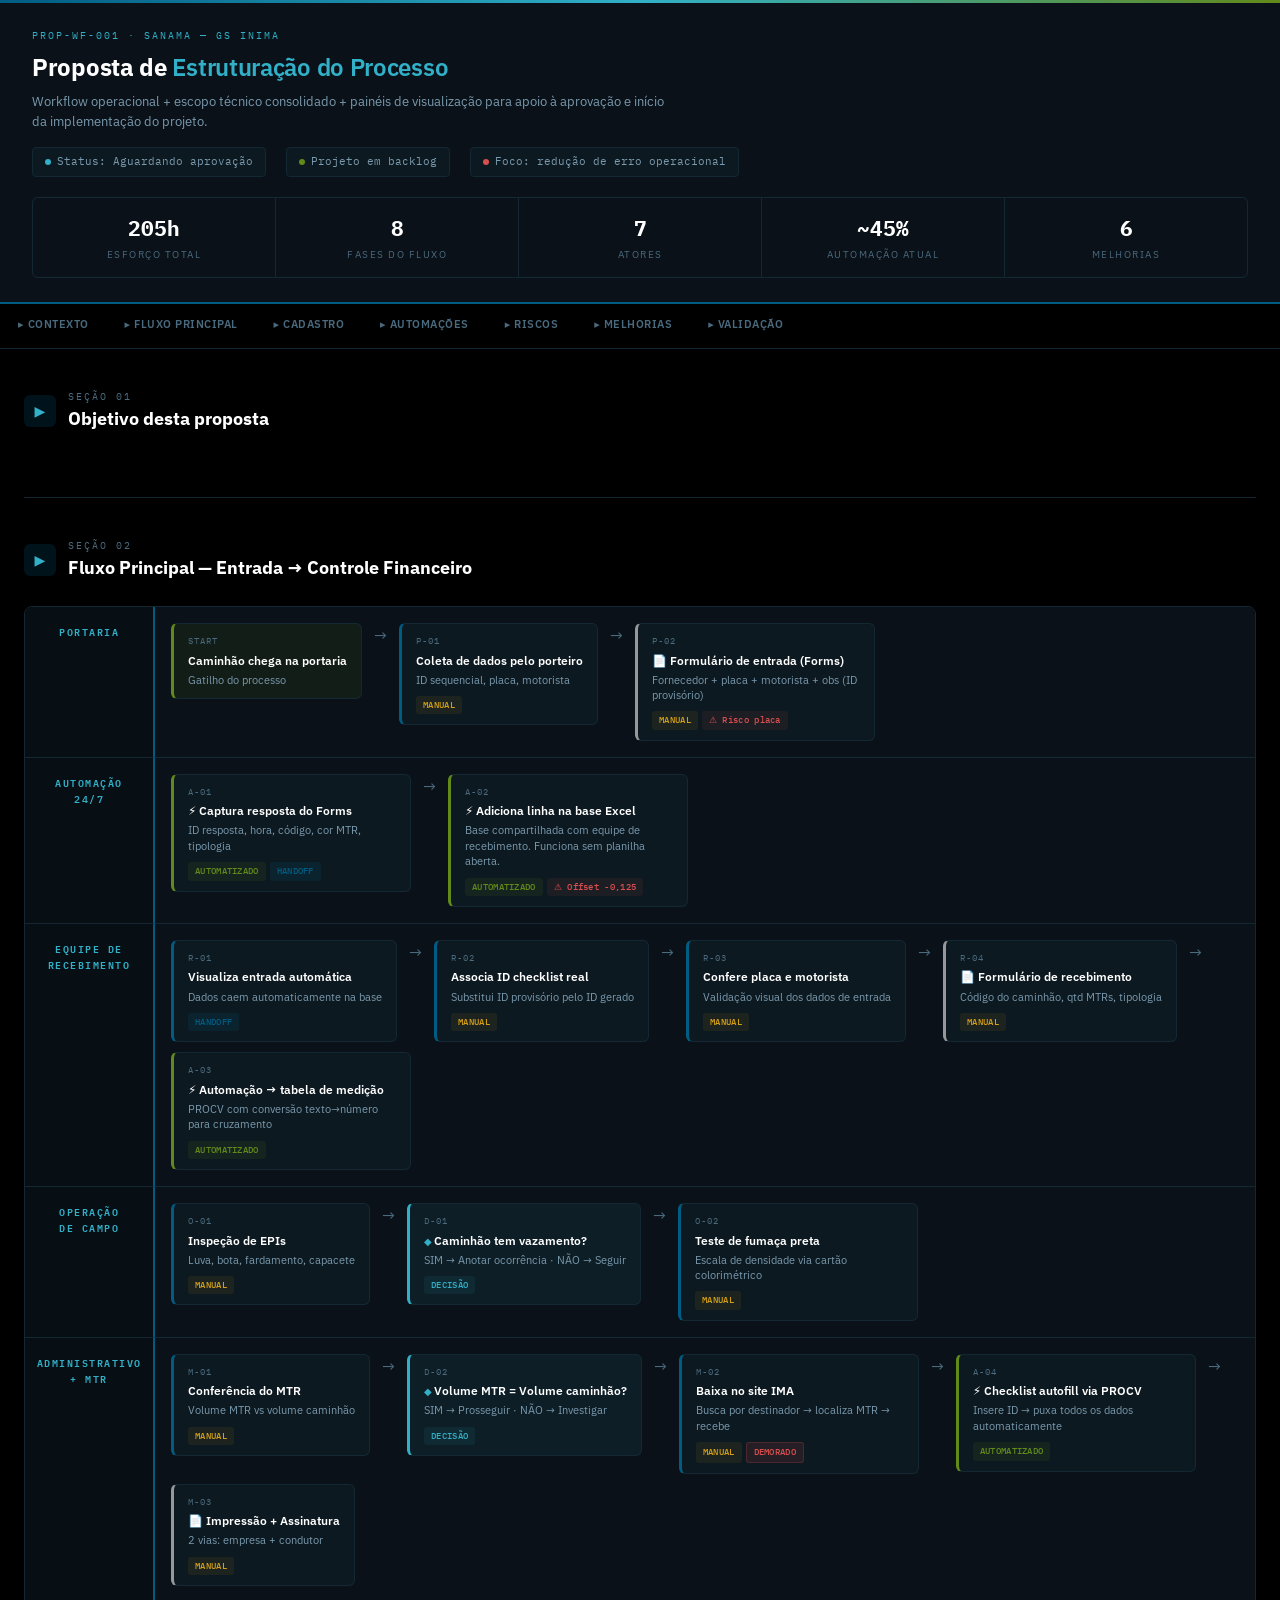
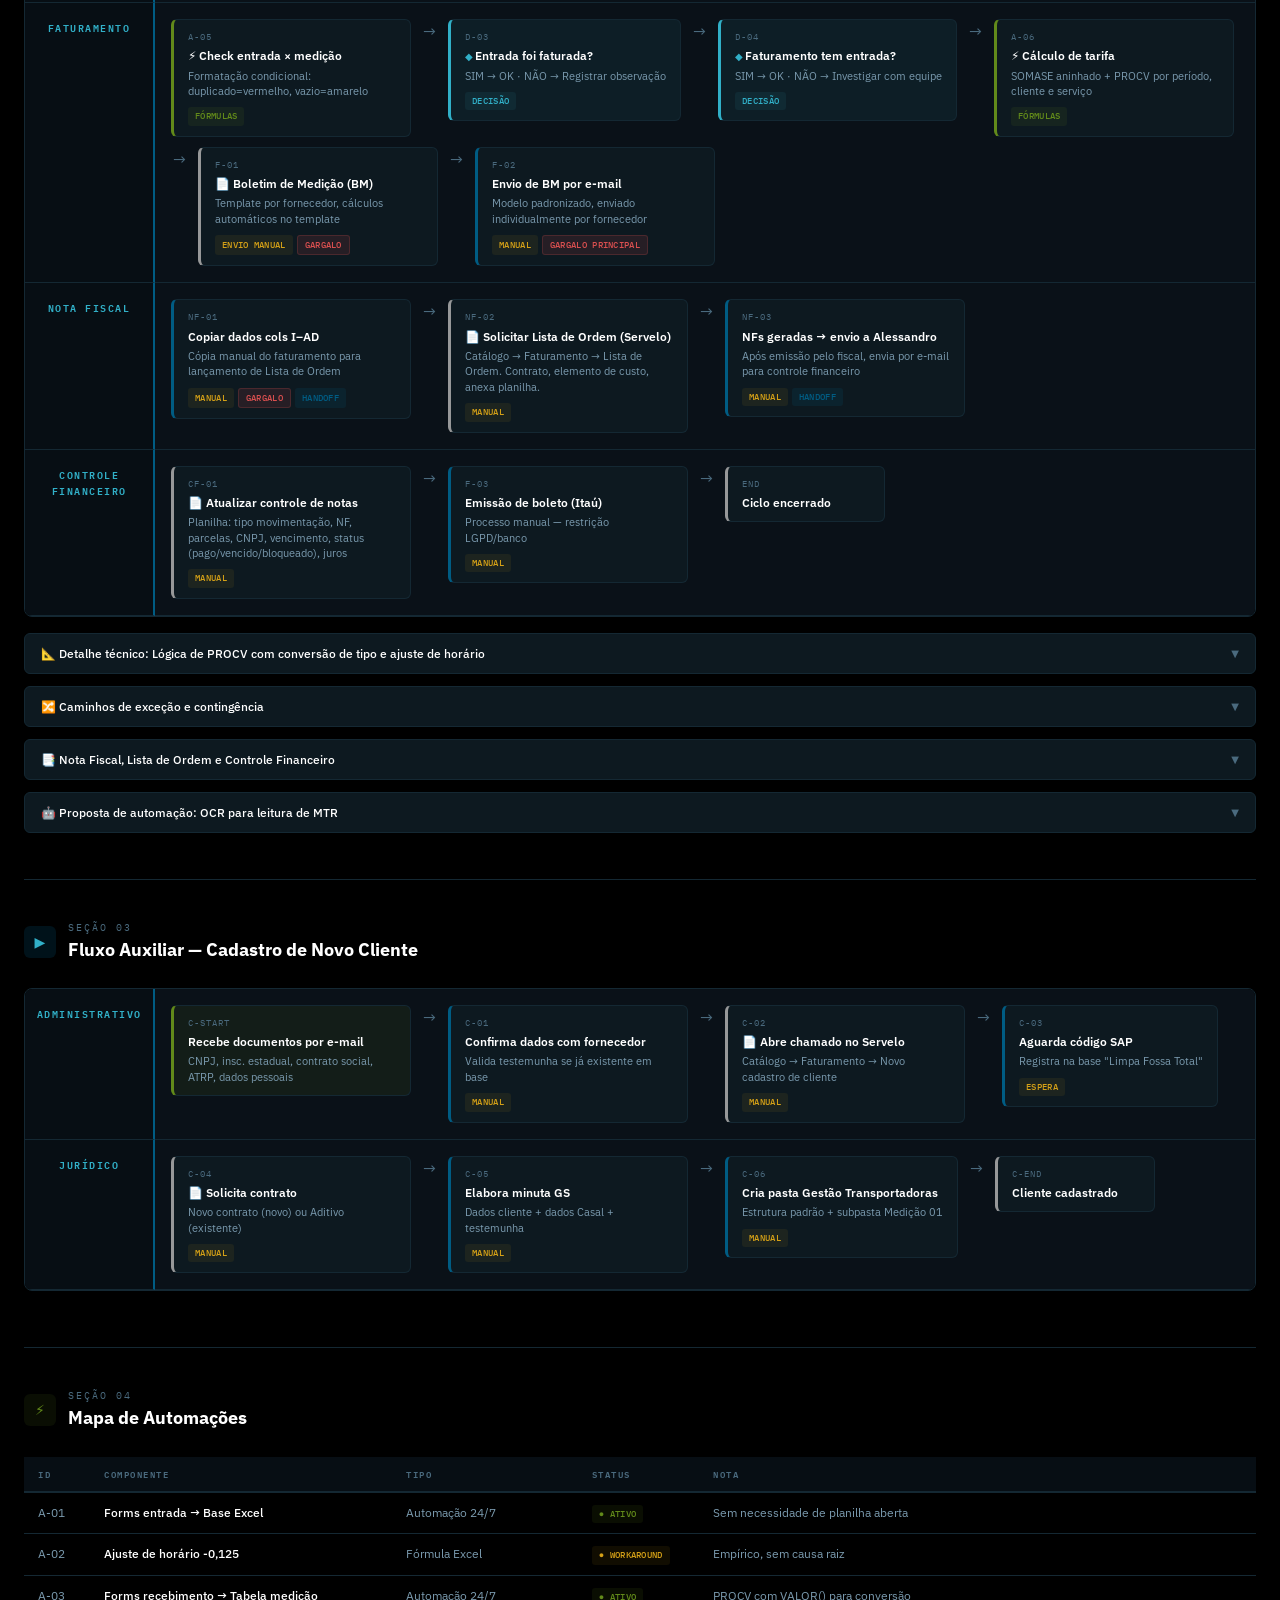
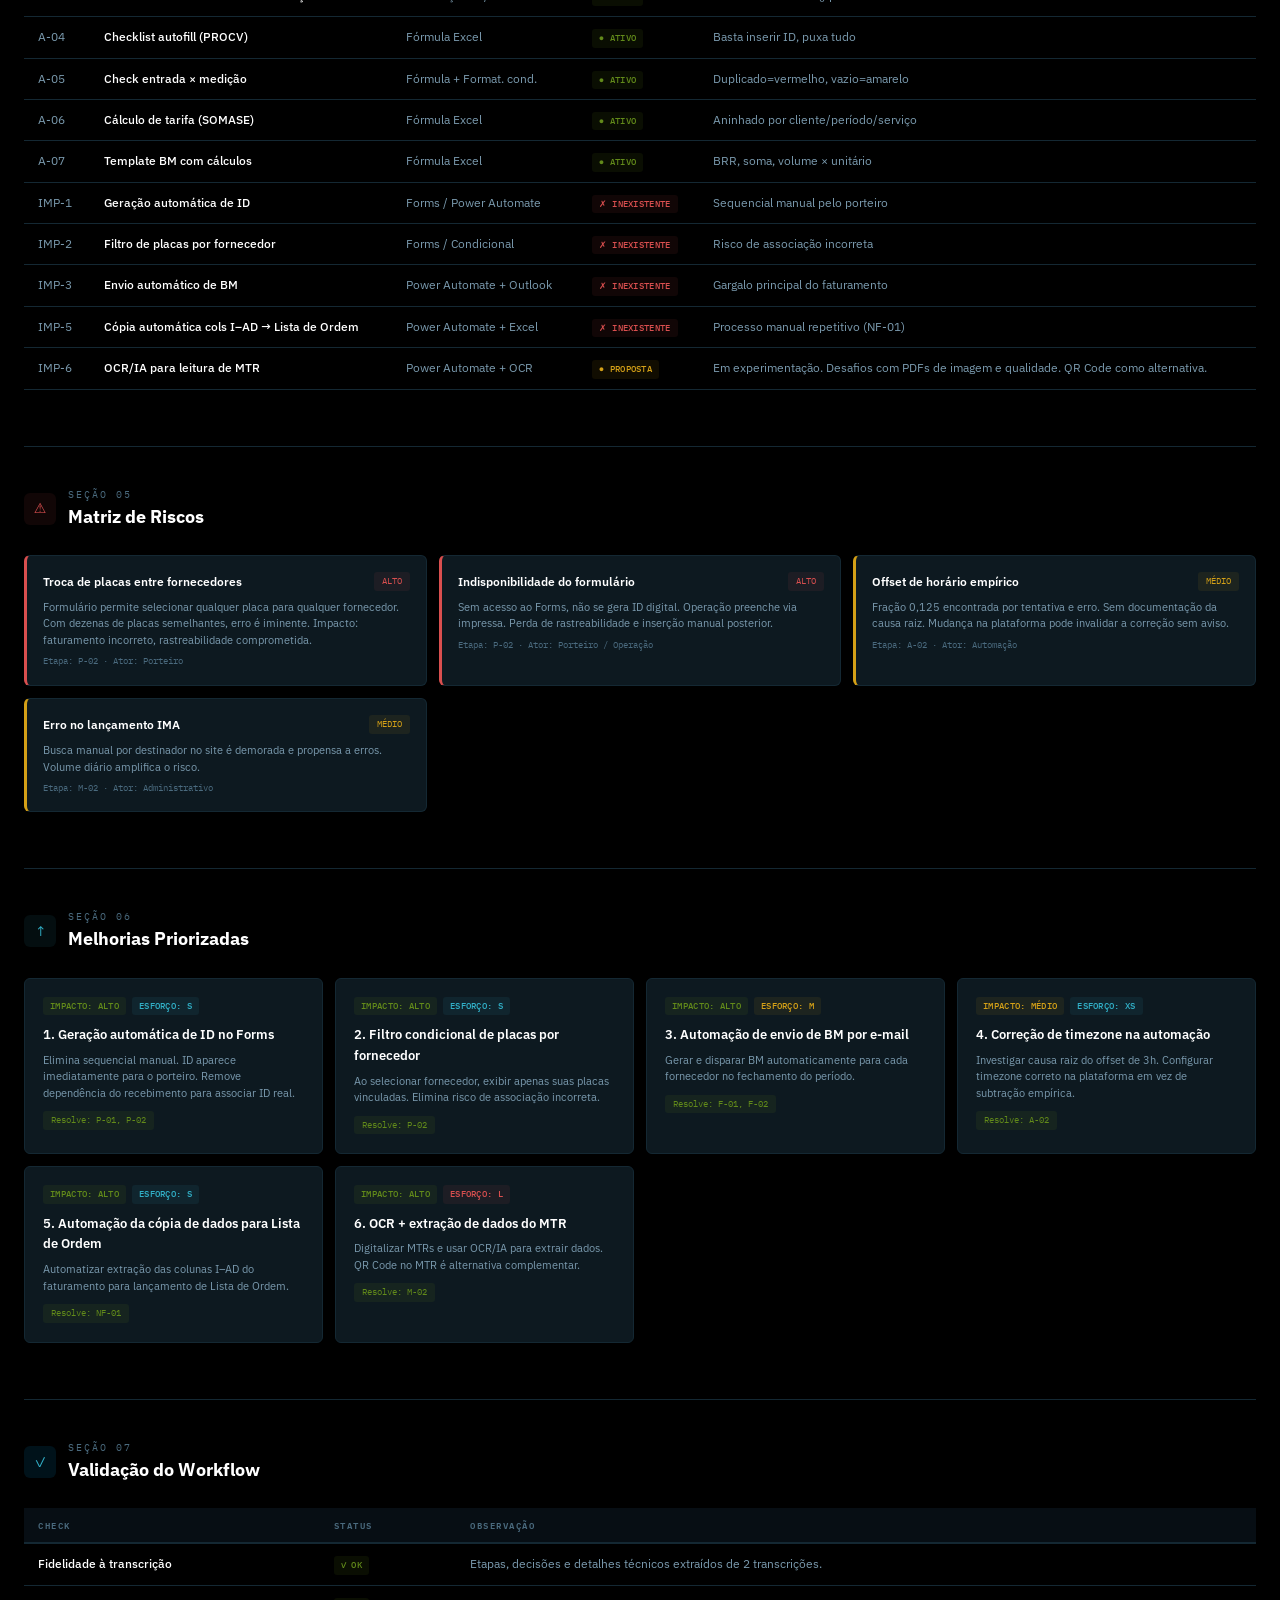
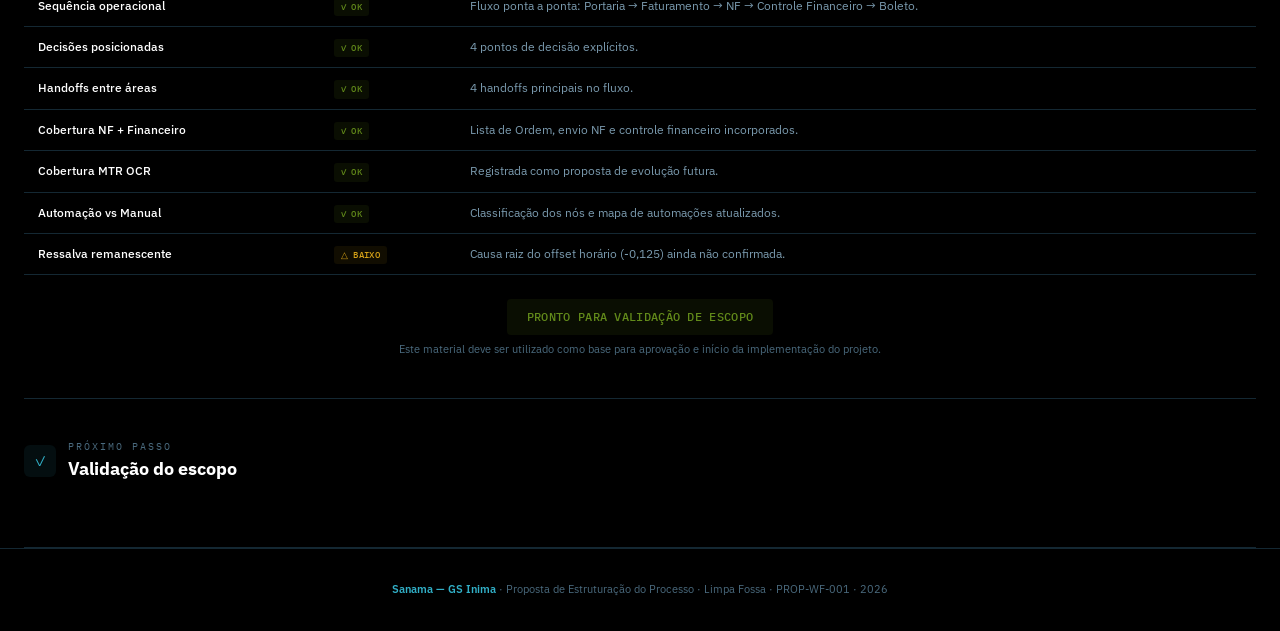
<file: index.html>
<!DOCTYPE html>
<html lang="pt-BR">
<head>
<meta charset="UTF-8">
<meta name="viewport" content="width=device-width, initial-scale=1.0">
<title>Proposta de Estruturação do Processo | Limpa Fossa | Sanama — GS Inima</title>
<meta name="description" content="Proposta de estruturação do Processo Limpa Fossa, com workflow operacional, escopo técnico consolidado e visão executiva para aprovação do projeto.">
<meta name="robots" content="index, follow">
<meta name="author" content="Sanama — GS Inima">

<meta property="og:title" content="Proposta de Estruturação do Processo | Limpa Fossa">
<meta property="og:description" content="Workflow operacional, escopo técnico consolidado e visão executiva para aprovação do projeto.">
<meta property="og:type" content="website">
<meta property="og:locale" content="pt_BR">

<link rel="icon" type="image/svg+xml" href="brand/favicon.svg">

<link rel="preconnect" href="https://fonts.googleapis.com">
<link rel="preconnect" href="https://fonts.gstatic.com" crossorigin>
<link href="https://fonts.googleapis.com/css2?family=IBM+Plex+Sans:wght@400;500;600;700&family=IBM+Plex+Mono:wght@400;500&display=swap" rel="stylesheet">

<link rel="stylesheet" href="app/css/brand-tokens.css">
<link rel="stylesheet" href="app/css/layout.css">
<link rel="stylesheet" href="app/css/components.css">

<style>
  .header-sub{
    color: var(--text-muted);
    font-size: 13px;
    margin-top: 6px;
    max-width: 640px;
    line-height: 1.5;
  }
</style>
</head>
<body>

<header class="board-header">
  <div class="header-top">
    <div>
      <div class="header-id">PROP-WF-001 · Sanama — GS Inima</div>
      <h1 class="header-title">Proposta de <span>Estruturação do Processo</span></h1>
      <p class="header-sub">
        Workflow operacional + escopo técnico consolidado + painéis de visualização
        para apoio à aprovação e início da implementação do projeto.
      </p>
    </div>
    <div class="header-meta">
      <div class="meta-chip"><span class="dot dot-info"></span> Status: Aguardando aprovação</div>
      <div class="meta-chip"><span class="dot dot-auto"></span> Projeto em backlog</div>
      <div class="meta-chip"><span class="dot dot-risk"></span> Foco: redução de erro operacional</div>
    </div>
  </div>

  <div class="kpi-strip">
    <div class="kpi"><div class="kpi-val">205h</div><div class="kpi-label">Esforço total</div></div>
    <div class="kpi"><div class="kpi-val">8</div><div class="kpi-label">Fases do fluxo</div></div>
    <div class="kpi"><div class="kpi-val">7</div><div class="kpi-label">Atores</div></div>
    <div class="kpi"><div class="kpi-val">~45%</div><div class="kpi-label">Automação atual</div></div>
    <div class="kpi"><div class="kpi-val">6</div><div class="kpi-label">Melhorias</div></div>
  </div>
</header>

<nav class="board-nav" id="board-nav">
  <div class="nav-inner">
    <a href="#contexto">▸ Contexto</a>
    <a href="#fluxo">▸ Fluxo principal</a>
    <a href="#cadastro-flow">▸ Cadastro</a>
    <a href="#automacoes">▸ Automações</a>
    <a href="#riscos">▸ Riscos</a>
    <a href="#melhorias">▸ Melhorias</a>
    <a href="#validacao">▸ Validação</a>
  </div>
</nav>

<div class="board">

<section class="board-section" id="contexto">
  <div class="section-bar">
    <div class="section-icon flow">▶</div>
    <div>
      <div class="section-tag">Seção 01</div>
      <div class="section-name">Objetivo desta proposta</div>
    </div>
  </div>

  <div class="detail-body" style="display:block;">
    <div class="detail-inner">
      <p>
        Esta proposta busca estruturar o Processo Limpa Fossa de forma clara, visual e validável,
        reduzindo ambiguidade operacional, melhorando a leitura do fluxo ponta a ponta e criando
        uma base mais segura para a futura implementação.
      </p>

      <p>
        O material abaixo consolida as etapas principais do processo, os pontos críticos atuais,
        as automações existentes, as melhorias priorizadas e a continuidade do fluxo até Nota Fiscal
        e Controle Financeiro.
      </p>
    </div>
  </div>
</section>

<section class="board-section" id="fluxo">
  <div class="section-bar">
    <div class="section-icon flow">▶</div>
    <div>
      <div class="section-tag">Seção 02</div>
      <div class="section-name">Fluxo Principal — Entrada → Controle Financeiro</div>
    </div>
  </div>

  <div class="swimlane-board">

    <div class="swim-label"><div class="swim-label-text">Portaria</div></div>
    <div class="swim-content">
      <div class="node node-start">
        <div class="node-id">START</div>
        <div class="node-name">Caminhão chega na portaria</div>
        <div class="node-desc">Gatilho do processo</div>
      </div>
      <div class="arrow-r">→</div>
      <div class="node node-process">
        <div class="node-id">P-01</div>
        <div class="node-name">Coleta de dados pelo porteiro</div>
        <div class="node-desc">ID sequencial, placa, motorista</div>
        <div class="node-badges"><span class="badge b-manual">MANUAL</span></div>
      </div>
      <div class="arrow-r">→</div>
      <div class="node node-document">
        <div class="node-id">P-02</div>
        <div class="node-name">Formulário de entrada (Forms)</div>
        <div class="node-desc">Fornecedor + placa + motorista + obs (ID provisório)</div>
        <div class="node-badges"><span class="badge b-manual">MANUAL</span><span class="badge b-risk">⚠ Risco placa</span></div>
      </div>
    </div>

    <div class="swim-label"><div class="swim-label-text">Automação<br>24/7</div></div>
    <div class="swim-content">
      <div class="node node-auto">
        <div class="node-id">A-01</div>
        <div class="node-name">Captura resposta do Forms</div>
        <div class="node-desc">ID resposta, hora, código, cor MTR, tipologia</div>
        <div class="node-badges"><span class="badge b-auto">AUTOMATIZADO</span><span class="badge b-handoff">HANDOFF</span></div>
      </div>
      <div class="arrow-r">→</div>
      <div class="node node-auto">
        <div class="node-id">A-02</div>
        <div class="node-name">Adiciona linha na base Excel</div>
        <div class="node-desc">Base compartilhada com equipe de recebimento. Funciona sem planilha aberta.</div>
        <div class="node-badges"><span class="badge b-auto">AUTOMATIZADO</span><span class="badge b-risk">⚠ Offset -0,125</span></div>
      </div>
    </div>

    <div class="swim-label"><div class="swim-label-text">Equipe de<br>Recebimento</div></div>
    <div class="swim-content">
      <div class="node node-process">
        <div class="node-id">R-01</div>
        <div class="node-name">Visualiza entrada automática</div>
        <div class="node-desc">Dados caem automaticamente na base</div>
        <div class="node-badges"><span class="badge b-handoff">HANDOFF</span></div>
      </div>
      <div class="arrow-r">→</div>
      <div class="node node-process">
        <div class="node-id">R-02</div>
        <div class="node-name">Associa ID checklist real</div>
        <div class="node-desc">Substitui ID provisório pelo ID gerado</div>
        <div class="node-badges"><span class="badge b-manual">MANUAL</span></div>
      </div>
      <div class="arrow-r">→</div>
      <div class="node node-process">
        <div class="node-id">R-03</div>
        <div class="node-name">Confere placa e motorista</div>
        <div class="node-desc">Validação visual dos dados de entrada</div>
        <div class="node-badges"><span class="badge b-manual">MANUAL</span></div>
      </div>
      <div class="arrow-r">→</div>
      <div class="node node-document">
        <div class="node-id">R-04</div>
        <div class="node-name">Formulário de recebimento</div>
        <div class="node-desc">Código do caminhão, qtd MTRs, tipologia</div>
        <div class="node-badges"><span class="badge b-manual">MANUAL</span></div>
      </div>
      <div class="arrow-r">→</div>
      <div class="node node-auto">
        <div class="node-id">A-03</div>
        <div class="node-name">Automação → tabela de medição</div>
        <div class="node-desc">PROCV com conversão texto→número para cruzamento</div>
        <div class="node-badges"><span class="badge b-auto">AUTOMATIZADO</span></div>
      </div>
    </div>

    <div class="swim-label"><div class="swim-label-text">Operação<br>de Campo</div></div>
    <div class="swim-content">
      <div class="node node-process">
        <div class="node-id">O-01</div>
        <div class="node-name">Inspeção de EPIs</div>
        <div class="node-desc">Luva, bota, fardamento, capacete</div>
        <div class="node-badges"><span class="badge b-manual">MANUAL</span></div>
      </div>
      <div class="arrow-r">→</div>
      <div class="node node-decision">
        <div class="node-id">D-01</div>
        <div class="node-name">Caminhão tem vazamento?</div>
        <div class="node-desc">SIM → Anotar ocorrência · NÃO → Seguir</div>
        <div class="node-badges"><span class="badge b-decision">DECISÃO</span></div>
      </div>
      <div class="arrow-r">→</div>
      <div class="node node-process">
        <div class="node-id">O-02</div>
        <div class="node-name">Teste de fumaça preta</div>
        <div class="node-desc">Escala de densidade via cartão colorimétrico</div>
        <div class="node-badges"><span class="badge b-manual">MANUAL</span></div>
      </div>
    </div>

    <div class="swim-label"><div class="swim-label-text">Administrativo<br>+ MTR</div></div>
    <div class="swim-content">
      <div class="node node-process">
        <div class="node-id">M-01</div>
        <div class="node-name">Conferência do MTR</div>
        <div class="node-desc">Volume MTR vs volume caminhão</div>
        <div class="node-badges"><span class="badge b-manual">MANUAL</span></div>
      </div>
      <div class="arrow-r">→</div>
      <div class="node node-decision">
        <div class="node-id">D-02</div>
        <div class="node-name">Volume MTR = Volume caminhão?</div>
        <div class="node-desc">SIM → Prosseguir · NÃO → Investigar</div>
        <div class="node-badges"><span class="badge b-decision">DECISÃO</span></div>
      </div>
      <div class="arrow-r">→</div>
      <div class="node node-process">
        <div class="node-id">M-02</div>
        <div class="node-name">Baixa no site IMA</div>
        <div class="node-desc">Busca por destinador → localiza MTR → recebe</div>
        <div class="node-badges"><span class="badge b-manual">MANUAL</span><span class="badge b-bottleneck">DEMORADO</span></div>
      </div>
      <div class="arrow-r">→</div>
      <div class="node node-auto">
        <div class="node-id">A-04</div>
        <div class="node-name">Checklist autofill via PROCV</div>
        <div class="node-desc">Insere ID → puxa todos os dados automaticamente</div>
        <div class="node-badges"><span class="badge b-auto">AUTOMATIZADO</span></div>
      </div>
      <div class="arrow-r">→</div>
      <div class="node node-document">
        <div class="node-id">M-03</div>
        <div class="node-name">Impressão + Assinatura</div>
        <div class="node-desc">2 vias: empresa + condutor</div>
        <div class="node-badges"><span class="badge b-manual">MANUAL</span></div>
      </div>
    </div>

    <div class="swim-label"><div class="swim-label-text">Faturamento</div></div>
    <div class="swim-content">
      <div class="node node-auto">
        <div class="node-id">A-05</div>
        <div class="node-name">Check entrada × medição</div>
        <div class="node-desc">Formatação condicional: duplicado=vermelho, vazio=amarelo</div>
        <div class="node-badges"><span class="badge b-auto">FÓRMULAS</span></div>
      </div>
      <div class="arrow-r">→</div>
      <div class="node node-decision">
        <div class="node-id">D-03</div>
        <div class="node-name">Entrada foi faturada?</div>
        <div class="node-desc">SIM → OK · NÃO → Registrar observação</div>
        <div class="node-badges"><span class="badge b-decision">DECISÃO</span></div>
      </div>
      <div class="arrow-r">→</div>
      <div class="node node-decision">
        <div class="node-id">D-04</div>
        <div class="node-name">Faturamento tem entrada?</div>
        <div class="node-desc">SIM → OK · NÃO → Investigar com equipe</div>
        <div class="node-badges"><span class="badge b-decision">DECISÃO</span></div>
      </div>
      <div class="arrow-r">→</div>
      <div class="node node-auto">
        <div class="node-id">A-06</div>
        <div class="node-name">Cálculo de tarifa</div>
        <div class="node-desc">SOMASE aninhado + PROCV por período, cliente e serviço</div>
        <div class="node-badges"><span class="badge b-auto">FÓRMULAS</span></div>
      </div>
      <div class="arrow-r">→</div>
      <div class="node node-document">
        <div class="node-id">F-01</div>
        <div class="node-name">Boletim de Medição (BM)</div>
        <div class="node-desc">Template por fornecedor, cálculos automáticos no template</div>
        <div class="node-badges"><span class="badge b-manual">ENVIO MANUAL</span><span class="badge b-bottleneck">GARGALO</span></div>
      </div>
      <div class="arrow-r">→</div>
      <div class="node node-process">
        <div class="node-id">F-02</div>
        <div class="node-name">Envio de BM por e-mail</div>
        <div class="node-desc">Modelo padronizado, enviado individualmente por fornecedor</div>
        <div class="node-badges"><span class="badge b-manual">MANUAL</span><span class="badge b-bottleneck">GARGALO PRINCIPAL</span></div>
      </div>
    </div>

    <div class="swim-label"><div class="swim-label-text">Nota Fiscal</div></div>
    <div class="swim-content">
      <div class="node node-process">
        <div class="node-id">NF-01</div>
        <div class="node-name">Copiar dados cols I–AD</div>
        <div class="node-desc">Cópia manual do faturamento para lançamento de Lista de Ordem</div>
        <div class="node-badges"><span class="badge b-manual">MANUAL</span><span class="badge b-bottleneck">GARGALO</span><span class="badge b-handoff">HANDOFF</span></div>
      </div>
      <div class="arrow-r">→</div>
      <div class="node node-document">
        <div class="node-id">NF-02</div>
        <div class="node-name">Solicitar Lista de Ordem (Servelo)</div>
        <div class="node-desc">Catálogo → Faturamento → Lista de Ordem. Contrato, elemento de custo, anexa planilha.</div>
        <div class="node-badges"><span class="badge b-manual">MANUAL</span></div>
      </div>
      <div class="arrow-r">→</div>
      <div class="node node-process">
        <div class="node-id">NF-03</div>
        <div class="node-name">NFs geradas → envio a Alessandro</div>
        <div class="node-desc">Após emissão pelo fiscal, envia por e-mail para controle financeiro</div>
        <div class="node-badges"><span class="badge b-manual">MANUAL</span><span class="badge b-handoff">HANDOFF</span></div>
      </div>
    </div>

    <div class="swim-label"><div class="swim-label-text">Controle<br>Financeiro</div></div>
    <div class="swim-content">
      <div class="node node-document">
        <div class="node-id">CF-01</div>
        <div class="node-name">Atualizar controle de notas</div>
        <div class="node-desc">Planilha: tipo movimentação, NF, parcelas, CNPJ, vencimento, status (pago/vencido/bloqueado), juros</div>
        <div class="node-badges"><span class="badge b-manual">MANUAL</span></div>
      </div>
      <div class="arrow-r">→</div>
      <div class="node node-process">
        <div class="node-id">F-03</div>
        <div class="node-name">Emissão de boleto (Itaú)</div>
        <div class="node-desc">Processo manual — restrição LGPD/banco</div>
        <div class="node-badges"><span class="badge b-manual">MANUAL</span></div>
      </div>
      <div class="arrow-r">→</div>
      <div class="node node-end">
        <div class="node-id">END</div>
        <div class="node-name">Ciclo encerrado</div>
      </div>
    </div>
  </div>

  <button class="detail-toggle" onclick="toggleDetail(this)">
    <span>📐 Detalhe técnico: Lógica de PROCV com conversão de tipo e ajuste de horário</span>
    <span class="chevron">▼</span>
  </button>
  <div class="detail-body">
    <div class="detail-inner">
      <strong>Conversão de tipo:</strong> O ID da resposta do Forms é texto; o ID na base de medição é número. O PROCV usa VALOR() para converter texto → número inteiro antes da procura.<br><br>
      <strong>Ajuste de horário:</strong> A automação registra hora com offset de +3h em relação ao real. Subtração de 0,125 (fração de dia = 3h) corrige o problema. Método: comparação manual entre hora de chegada física e hora registrada, até convergir.<br><br>
      <strong>Fórmulas de faturamento:</strong> SOMASE aninhado procura por cliente + período + serviço e retorna volume em m³. PROCV de apoio retorna valor unitário. Descontos aplicados diretamente no unitário antes da multiplicação.
    </div>
  </div>

  <button class="detail-toggle" onclick="toggleDetail(this)">
    <span>🔀 Caminhos de exceção e contingência</span>
    <span class="chevron">▼</span>
  </button>
  <div class="detail-body">
    <div class="detail-inner">
      <strong>Domingo / Sem acesso ao Forms:</strong> Porteiro não gera ID digital. Equipe de operação preenche via impressa manualmente. Impacto: perda de rastreabilidade digital, inserção manual posterior.<br><br>
      <strong>Entrada sem faturamento:</strong> Quando caminhão não descarta (flat de gordura, porta lançada 2x). Requer observação justificando. Check administrativo identifica esses casos.<br><br>
      <strong>Faturamento sem entrada:</strong> Anomalia que exige investigação com equipe de recebimento.
    </div>
  </div>

  <button class="detail-toggle" onclick="toggleDetail(this)">
    <span>📑 Nota Fiscal, Lista de Ordem e Controle Financeiro</span>
    <span class="chevron">▼</span>
  </button>
  <div class="detail-body">
    <div class="detail-inner">
      <strong>Lista de Ordem:</strong> Após clientes confirmarem (ou após 2 dias sem retorno), copia-se manualmente as colunas I a AD da planilha de faturamento. Solicitação via Servelo: Catálogo → Faturamento → Lista de Ordem. Campos fixos: contrato, elemento de custo. Anexa planilha e informa referência.<br><br>
      <strong>Controle Financeiro:</strong> Planilha gerida por Alessandro. Campos: tipo de movimentação, NF, parcelas, CNPJ, datas, vencimento, status, juros e tratativas.
    </div>
  </div>

  <button class="detail-toggle" onclick="toggleDetail(this)">
    <span>🤖 Proposta de automação: OCR para leitura de MTR</span>
    <span class="chevron">▼</span>
  </button>
  <div class="detail-body">
    <div class="detail-inner">
      <strong>Conceito:</strong> Digitalizar MTRs do dia e usar automação com OCR para extrair dados do documento.<br><br>
      <strong>Desafios:</strong> PDFs de imagem, qualidade variável da cópia e assinatura manuscrita dificultam leitura automática.<br><br>
      <strong>Alternativa:</strong> Uso do QR Code do MTR como caminho de consulta ao IMA.
    </div>
  </div>
</section>

<section class="board-section" id="cadastro-flow">
  <div class="section-bar">
    <div class="section-icon flow">▶</div>
    <div>
      <div class="section-tag">Seção 03</div>
      <div class="section-name">Fluxo Auxiliar — Cadastro de Novo Cliente</div>
    </div>
  </div>

  <div class="swimlane-board">
    <div class="swim-label"><div class="swim-label-text">Administrativo</div></div>
    <div class="swim-content">
      <div class="node node-start">
        <div class="node-id">C-START</div>
        <div class="node-name">Recebe documentos por e-mail</div>
        <div class="node-desc">CNPJ, insc. estadual, contrato social, ATRP, dados pessoais</div>
      </div>
      <div class="arrow-r">→</div>
      <div class="node node-process">
        <div class="node-id">C-01</div>
        <div class="node-name">Confirma dados com fornecedor</div>
        <div class="node-desc">Valida testemunha se já existente em base</div>
        <div class="node-badges"><span class="badge b-manual">MANUAL</span></div>
      </div>
      <div class="arrow-r">→</div>
      <div class="node node-document">
        <div class="node-id">C-02</div>
        <div class="node-name">Abre chamado no Servelo</div>
        <div class="node-desc">Catálogo → Faturamento → Novo cadastro de cliente</div>
        <div class="node-badges"><span class="badge b-manual">MANUAL</span></div>
      </div>
      <div class="arrow-r">→</div>
      <div class="node node-process">
        <div class="node-id">C-03</div>
        <div class="node-name">Aguarda código SAP</div>
        <div class="node-desc">Registra na base "Limpa Fossa Total"</div>
        <div class="node-badges"><span class="badge b-manual">ESPERA</span></div>
      </div>
    </div>

    <div class="swim-label"><div class="swim-label-text">Jurídico</div></div>
    <div class="swim-content">
      <div class="node node-document">
        <div class="node-id">C-04</div>
        <div class="node-name">Solicita contrato</div>
        <div class="node-desc">Novo contrato (novo) ou Aditivo (existente)</div>
        <div class="node-badges"><span class="badge b-manual">MANUAL</span></div>
      </div>
      <div class="arrow-r">→</div>
      <div class="node node-process">
        <div class="node-id">C-05</div>
        <div class="node-name">Elabora minuta GS</div>
        <div class="node-desc">Dados cliente + dados Casal + testemunha</div>
        <div class="node-badges"><span class="badge b-manual">MANUAL</span></div>
      </div>
      <div class="arrow-r">→</div>
      <div class="node node-process">
        <div class="node-id">C-06</div>
        <div class="node-name">Cria pasta Gestão Transportadoras</div>
        <div class="node-desc">Estrutura padrão + subpasta Medição 01</div>
        <div class="node-badges"><span class="badge b-manual">MANUAL</span></div>
      </div>
      <div class="arrow-r">→</div>
      <div class="node node-end">
        <div class="node-id">C-END</div>
        <div class="node-name">Cliente cadastrado</div>
      </div>
    </div>
  </div>
</section>

<section class="board-section" id="automacoes">
  <div class="section-bar">
    <div class="section-icon auto">⚡</div>
    <div>
      <div class="section-tag">Seção 04</div>
      <div class="section-name">Mapa de Automações</div>
    </div>
  </div>

  <table class="auto-table">
    <thead>
      <tr><th>ID</th><th>Componente</th><th>Tipo</th><th>Status</th><th>Nota</th></tr>
    </thead>
    <tbody>
      <tr><td>A-01</td><td class="td-name">Forms entrada → Base Excel</td><td>Automação 24/7</td><td><span class="badge b-auto">● ATIVO</span></td><td>Sem necessidade de planilha aberta</td></tr>
      <tr><td>A-02</td><td class="td-name">Ajuste de horário -0,125</td><td>Fórmula Excel</td><td><span class="badge b-warning">● WORKAROUND</span></td><td>Empírico, sem causa raiz</td></tr>
      <tr><td>A-03</td><td class="td-name">Forms recebimento → Tabela medição</td><td>Automação 24/7</td><td><span class="badge b-auto">● ATIVO</span></td><td>PROCV com VALOR() para conversão</td></tr>
      <tr><td>A-04</td><td class="td-name">Checklist autofill (PROCV)</td><td>Fórmula Excel</td><td><span class="badge b-auto">● ATIVO</span></td><td>Basta inserir ID, puxa tudo</td></tr>
      <tr><td>A-05</td><td class="td-name">Check entrada × medição</td><td>Fórmula + Format. cond.</td><td><span class="badge b-auto">● ATIVO</span></td><td>Duplicado=vermelho, vazio=amarelo</td></tr>
      <tr><td>A-06</td><td class="td-name">Cálculo de tarifa (SOMASE)</td><td>Fórmula Excel</td><td><span class="badge b-auto">● ATIVO</span></td><td>Aninhado por cliente/período/serviço</td></tr>
      <tr><td>A-07</td><td class="td-name">Template BM com cálculos</td><td>Fórmula Excel</td><td><span class="badge b-auto">● ATIVO</span></td><td>BRR, soma, volume × unitário</td></tr>
      <tr><td>IMP-1</td><td class="td-name">Geração automática de ID</td><td>Forms / Power Automate</td><td><span class="badge b-risk">✗ INEXISTENTE</span></td><td>Sequencial manual pelo porteiro</td></tr>
      <tr><td>IMP-2</td><td class="td-name">Filtro de placas por fornecedor</td><td>Forms / Condicional</td><td><span class="badge b-risk">✗ INEXISTENTE</span></td><td>Risco de associação incorreta</td></tr>
      <tr><td>IMP-3</td><td class="td-name">Envio automático de BM</td><td>Power Automate + Outlook</td><td><span class="badge b-risk">✗ INEXISTENTE</span></td><td>Gargalo principal do faturamento</td></tr>
      <tr><td>IMP-5</td><td class="td-name">Cópia automática cols I–AD → Lista de Ordem</td><td>Power Automate + Excel</td><td><span class="badge b-risk">✗ INEXISTENTE</span></td><td>Processo manual repetitivo (NF-01)</td></tr>
      <tr><td>IMP-6</td><td class="td-name">OCR/IA para leitura de MTR</td><td>Power Automate + OCR</td><td><span class="badge b-warning">● PROPOSTA</span></td><td>Em experimentação. Desafios com PDFs de imagem e qualidade. QR Code como alternativa.</td></tr>
    </tbody>
  </table>
</section>

<section class="board-section" id="riscos">
  <div class="section-bar">
    <div class="section-icon risk">⚠</div>
    <div>
      <div class="section-tag">Seção 05</div>
      <div class="section-name">Matriz de Riscos</div>
    </div>
  </div>

  <div class="risk-grid">
    <div class="risk-card high">
      <div class="risk-header">
        <div class="risk-title">Troca de placas entre fornecedores</div>
        <span class="risk-level rl-high">ALTO</span>
      </div>
      <div class="risk-desc">Formulário permite selecionar qualquer placa para qualquer fornecedor. Com dezenas de placas semelhantes, erro é iminente. Impacto: faturamento incorreto, rastreabilidade comprometida.</div>
      <div class="risk-step">Etapa: P-02 · Ator: Porteiro</div>
    </div>
    <div class="risk-card high">
      <div class="risk-header">
        <div class="risk-title">Indisponibilidade do formulário</div>
        <span class="risk-level rl-high">ALTO</span>
      </div>
      <div class="risk-desc">Sem acesso ao Forms, não se gera ID digital. Operação preenche via impressa. Perda de rastreabilidade e inserção manual posterior.</div>
      <div class="risk-step">Etapa: P-02 · Ator: Porteiro / Operação</div>
    </div>
    <div class="risk-card medium">
      <div class="risk-header">
        <div class="risk-title">Offset de horário empírico</div>
        <span class="risk-level rl-med">MÉDIO</span>
      </div>
      <div class="risk-desc">Fração 0,125 encontrada por tentativa e erro. Sem documentação da causa raiz. Mudança na plataforma pode invalidar a correção sem aviso.</div>
      <div class="risk-step">Etapa: A-02 · Ator: Automação</div>
    </div>
    <div class="risk-card medium">
      <div class="risk-header">
        <div class="risk-title">Erro no lançamento IMA</div>
        <span class="risk-level rl-med">MÉDIO</span>
      </div>
      <div class="risk-desc">Busca manual por destinador no site é demorada e propensa a erros. Volume diário amplifica o risco.</div>
      <div class="risk-step">Etapa: M-02 · Ator: Administrativo</div>
    </div>
  </div>
</section>

<section class="board-section" id="melhorias">
  <div class="section-bar">
    <div class="section-icon improve">↑</div>
    <div>
      <div class="section-tag">Seção 06</div>
      <div class="section-name">Melhorias Priorizadas</div>
    </div>
  </div>

  <div class="improve-grid">
    <div class="improve-card">
      <div class="improve-priority">
        <span class="badge b-auto">IMPACTO: ALTO</span>
        <span class="badge b-decision">ESFORÇO: S</span>
      </div>
      <div class="improve-title">1. Geração automática de ID no Forms</div>
      <div class="improve-desc">Elimina sequencial manual. ID aparece imediatamente para o porteiro. Remove dependência do recebimento para associar ID real.</div>
      <div class="improve-target">Resolve: P-01, P-02</div>
    </div>
    <div class="improve-card">
      <div class="improve-priority">
        <span class="badge b-auto">IMPACTO: ALTO</span>
        <span class="badge b-decision">ESFORÇO: S</span>
      </div>
      <div class="improve-title">2. Filtro condicional de placas por fornecedor</div>
      <div class="improve-desc">Ao selecionar fornecedor, exibir apenas suas placas vinculadas. Elimina risco de associação incorreta.</div>
      <div class="improve-target">Resolve: P-02</div>
    </div>
    <div class="improve-card">
      <div class="improve-priority">
        <span class="badge b-auto">IMPACTO: ALTO</span>
        <span class="badge b-warning">ESFORÇO: M</span>
      </div>
      <div class="improve-title">3. Automação de envio de BM por e-mail</div>
      <div class="improve-desc">Gerar e disparar BM automaticamente para cada fornecedor no fechamento do período.</div>
      <div class="improve-target">Resolve: F-01, F-02</div>
    </div>
    <div class="improve-card">
      <div class="improve-priority">
        <span class="badge b-warning">IMPACTO: MÉDIO</span>
        <span class="badge b-decision">ESFORÇO: XS</span>
      </div>
      <div class="improve-title">4. Correção de timezone na automação</div>
      <div class="improve-desc">Investigar causa raiz do offset de 3h. Configurar timezone correto na plataforma em vez de subtração empírica.</div>
      <div class="improve-target">Resolve: A-02</div>
    </div>
    <div class="improve-card">
      <div class="improve-priority">
        <span class="badge b-auto">IMPACTO: ALTO</span>
        <span class="badge b-decision">ESFORÇO: S</span>
      </div>
      <div class="improve-title">5. Automação da cópia de dados para Lista de Ordem</div>
      <div class="improve-desc">Automatizar extração das colunas I–AD do faturamento para lançamento de Lista de Ordem.</div>
      <div class="improve-target">Resolve: NF-01</div>
    </div>
    <div class="improve-card">
      <div class="improve-priority">
        <span class="badge b-auto">IMPACTO: ALTO</span>
        <span class="badge b-risk">ESFORÇO: L</span>
      </div>
      <div class="improve-title">6. OCR + extração de dados do MTR</div>
      <div class="improve-desc">Digitalizar MTRs e usar OCR/IA para extrair dados. QR Code no MTR é alternativa complementar.</div>
      <div class="improve-target">Resolve: M-02</div>
    </div>
  </div>
</section>

<section class="board-section" id="validacao">
  <div class="section-bar">
    <div class="section-icon flow">✓</div>
    <div>
      <div class="section-tag">Seção 07</div>
      <div class="section-name">Validação do Workflow</div>
    </div>
  </div>

  <table class="auto-table">
    <thead><tr><th>Check</th><th>Status</th><th>Observação</th></tr></thead>
    <tbody>
      <tr><td class="td-name">Fidelidade à transcrição</td><td><span class="badge b-auto">✓ OK</span></td><td>Etapas, decisões e detalhes técnicos extraídos de 2 transcrições.</td></tr>
      <tr><td class="td-name">Sequência operacional</td><td><span class="badge b-auto">✓ OK</span></td><td>Fluxo ponta a ponta: Portaria → Faturamento → NF → Controle Financeiro → Boleto.</td></tr>
      <tr><td class="td-name">Decisões posicionadas</td><td><span class="badge b-auto">✓ OK</span></td><td>4 pontos de decisão explícitos.</td></tr>
      <tr><td class="td-name">Handoffs entre áreas</td><td><span class="badge b-auto">✓ OK</span></td><td>4 handoffs principais no fluxo.</td></tr>
      <tr><td class="td-name">Cobertura NF + Financeiro</td><td><span class="badge b-auto">✓ OK</span></td><td>Lista de Ordem, envio NF e controle financeiro incorporados.</td></tr>
      <tr><td class="td-name">Cobertura MTR OCR</td><td><span class="badge b-auto">✓ OK</span></td><td>Registrada como proposta de evolução futura.</td></tr>
      <tr><td class="td-name">Automação vs Manual</td><td><span class="badge b-auto">✓ OK</span></td><td>Classificação dos nós e mapa de automações atualizados.</td></tr>
      <tr><td class="td-name">Ressalva remanescente</td><td><span class="badge b-warning">△ BAIXO</span></td><td>Causa raiz do offset horário (-0,125) ainda não confirmada.</td></tr>
    </tbody>
  </table>

  <div class="validation-status">
    <span class="badge b-auto" style="font-size:12px;padding:8px 20px;border-radius:4px;">PRONTO PARA VALIDAÇÃO DE ESCOPO</span>
    <p>Este material deve ser utilizado como base para aprovação e início da implementação do projeto.</p>
  </div>
</section>

<section class="board-section" id="proximo-passo">
  <div class="section-bar">
    <div class="section-icon improve">✓</div>
    <div>
      <div class="section-tag">Próximo passo</div>
      <div class="section-name">Validação do escopo</div>
    </div>
  </div>

  <div class="detail-body" style="display:block;">
    <div class="detail-inner">
      <p>
        Com a validação deste material e do escopo consolidado de 205 horas, o projeto poderá seguir
        para a etapa de implementação, utilizando esta estrutura como base de execução.
      </p>
    </div>
  </div>
</section>

</div>

<footer class="board-footer">
  <strong>Sanama — GS Inima</strong> · Proposta de Estruturação do Processo · Limpa Fossa · PROP-WF-001 · 2026
</footer>

<script src="app/js/board.js"></script>
</body>
</html>
</file>
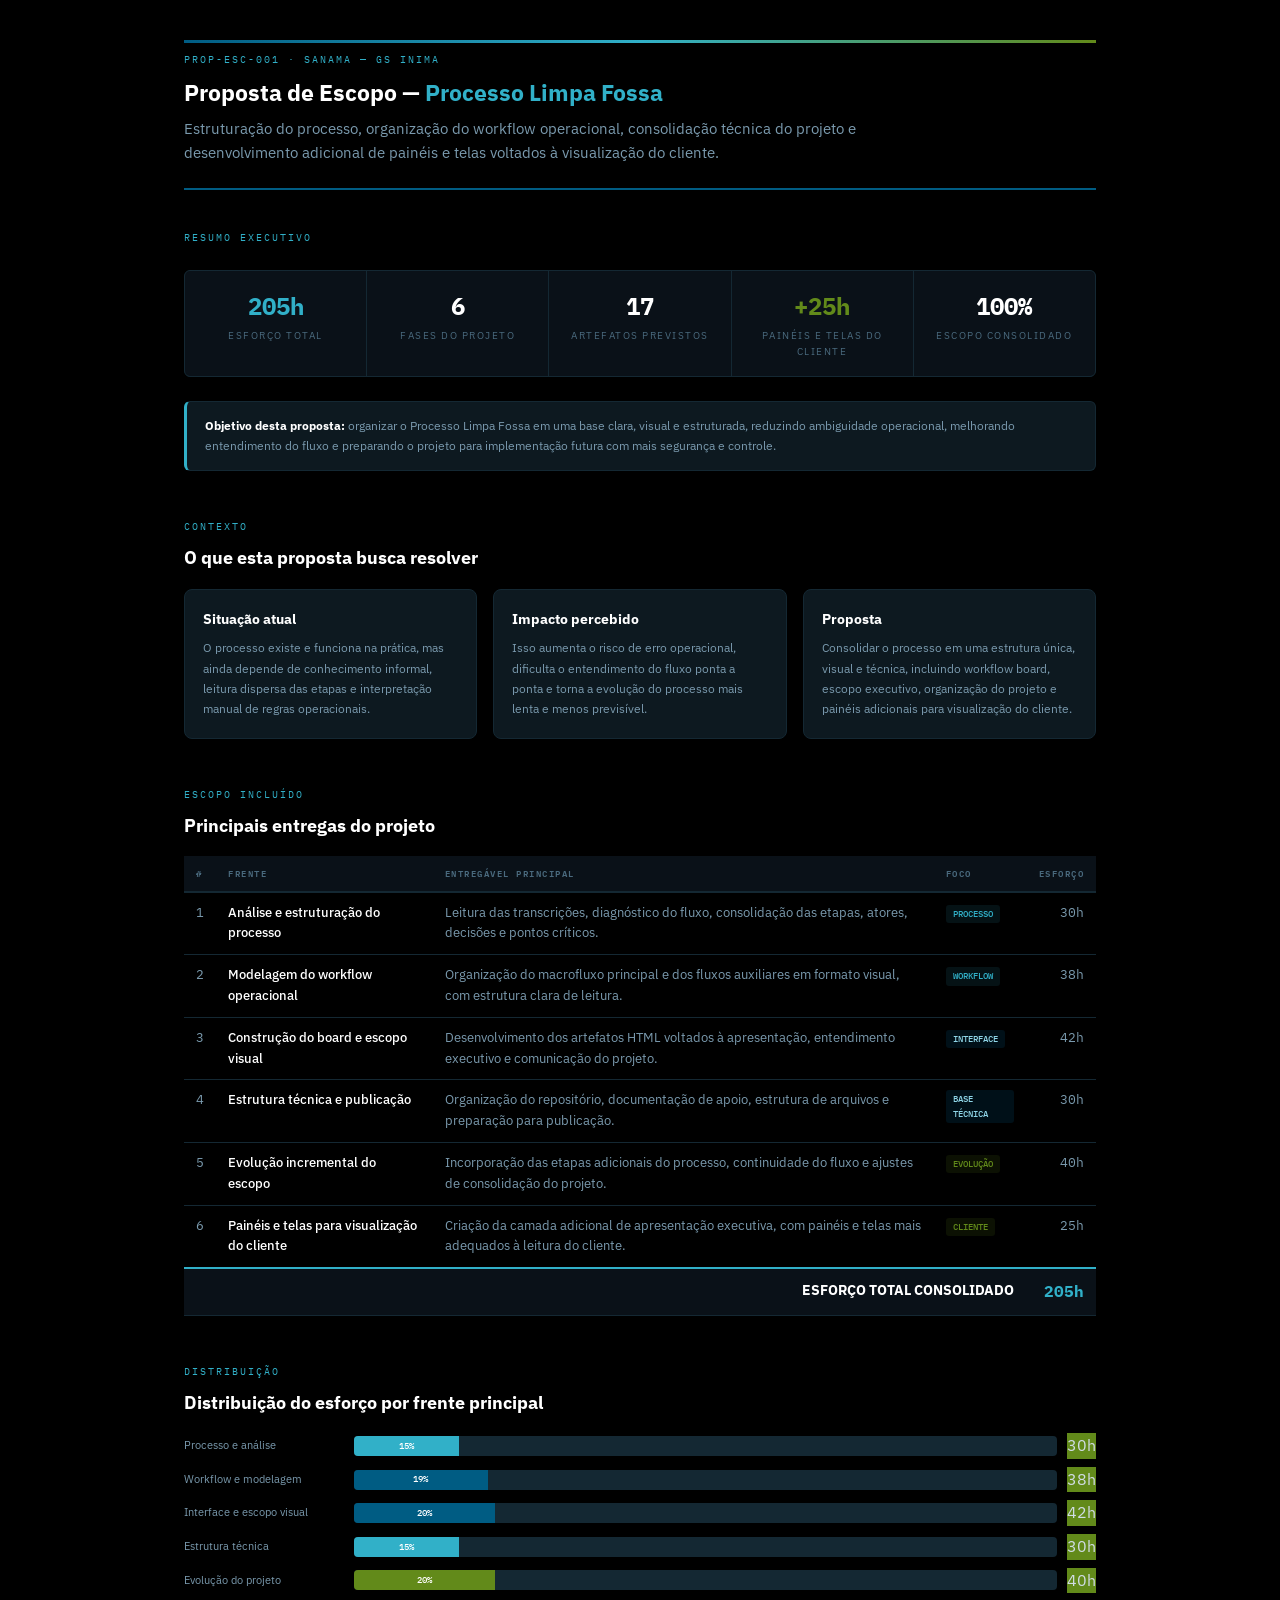
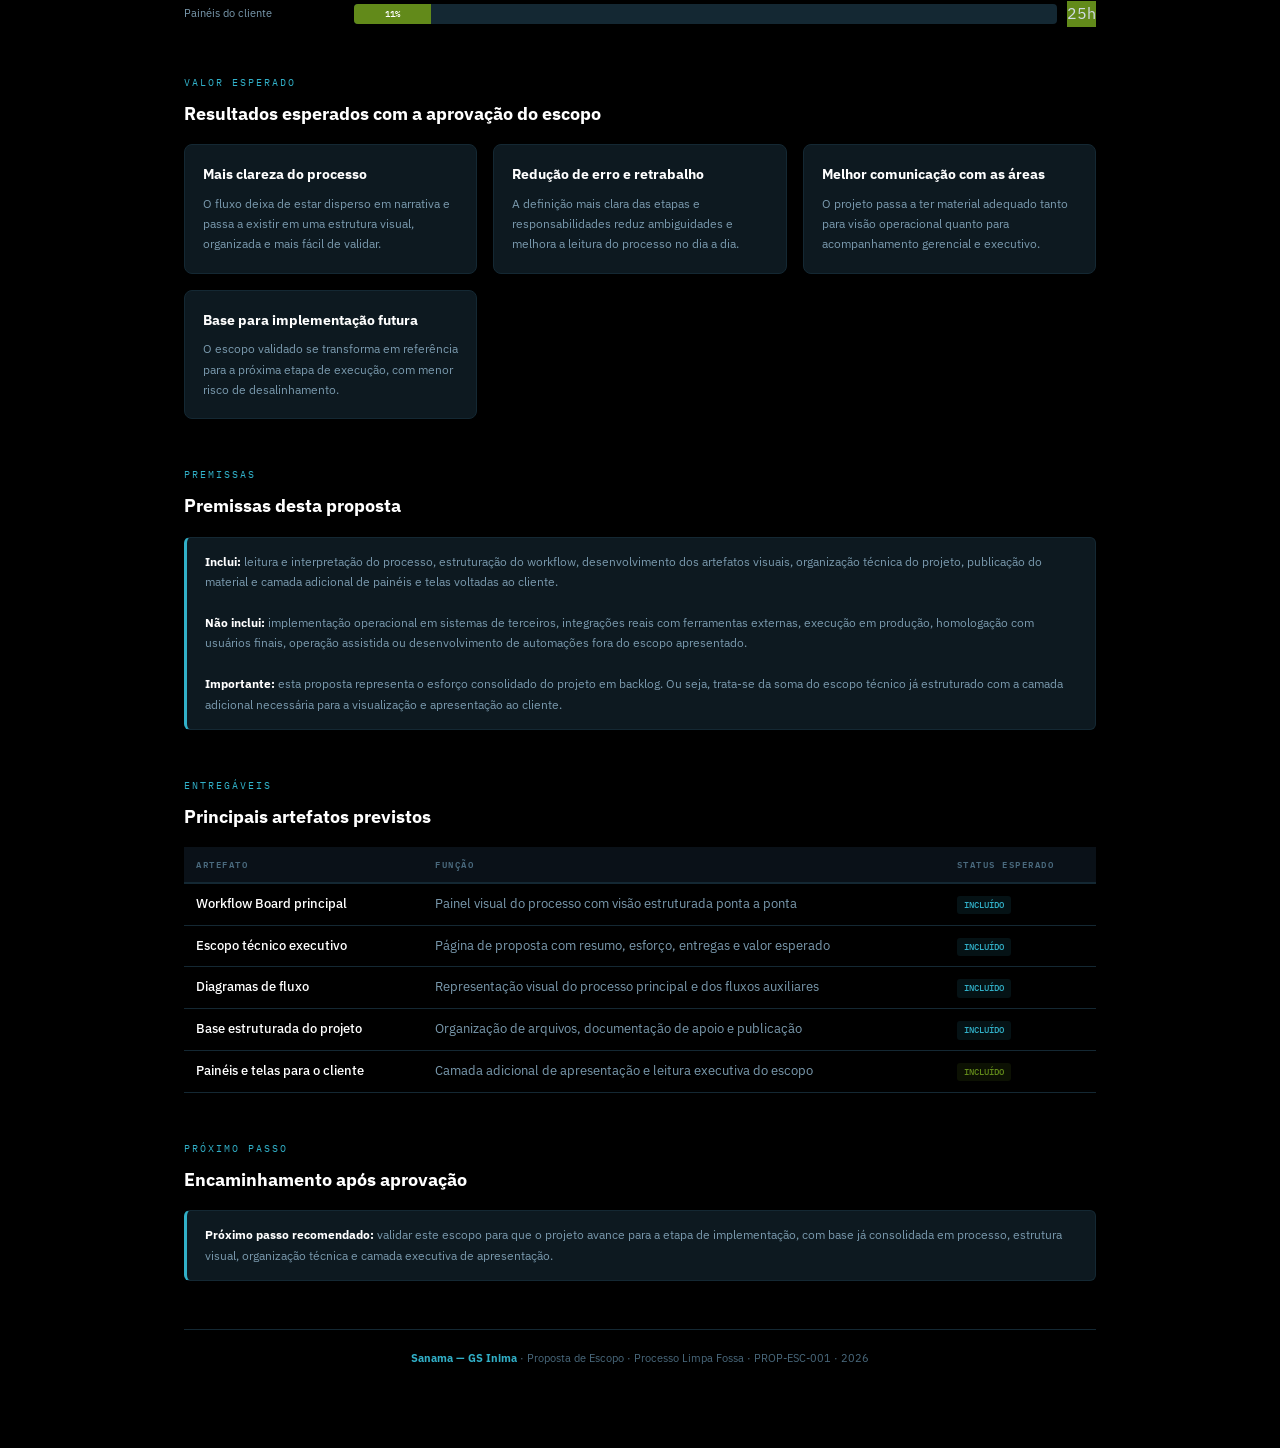
<file: escopo-tecnico.html>
<!DOCTYPE html>
<html lang="pt-BR">
<head>
<meta charset="UTF-8">
<meta name="viewport" content="width=device-width, initial-scale=1.0">
<title>Proposta de Escopo — Processo Limpa Fossa | Sanama — GS Inima</title>
<link href="https://fonts.googleapis.com/css2?family=IBM+Plex+Sans:wght@400;500;600;700&family=IBM+Plex+Mono:wght@400;500&display=swap" rel="stylesheet">
<style>
:root {
  --brand-dark:#005C83;--brand-cyan:#31B0C8;--brand-green:#628A1A;
  --bg:#000;--bg-panel:#0A1118;--bg-card:#0D1920;--border:#142833;
  --text:#D0DCE4;--text-muted:#7A9AAE;--text-dim:#4A6A7E;
  --danger:#D94F4F;--warning:#D4A017;
  --sans:'IBM Plex Sans',system-ui,sans-serif;--mono:'IBM Plex Mono',monospace;
}
*{margin:0;padding:0;box-sizing:border-box}
body{font-family:var(--sans);background:var(--bg);color:var(--text);line-height:1.6;-webkit-font-smoothing:antialiased}
.page{max-width:960px;margin:0 auto;padding:40px 24px 80px}
.doc-header{border-bottom:2px solid var(--brand-dark);padding-bottom:24px;margin-bottom:40px;position:relative}
.doc-header::before{content:'';position:absolute;top:0;left:0;right:0;height:3px;background:linear-gradient(90deg,var(--brand-dark),var(--brand-cyan),var(--brand-green))}
.doc-id{font-family:var(--mono);font-size:10px;letter-spacing:2px;color:var(--brand-cyan);text-transform:uppercase;margin-bottom:6px;padding-top:12px}
.doc-title{font-size:1.45rem;font-weight:700;color:#fff}
.doc-title span{color:var(--brand-cyan)}
.doc-sub{font-size:0.92rem;color:var(--text-muted);margin-top:6px;max-width:760px}
.section{margin-bottom:48px}
.section-label{font-family:var(--mono);font-size:10px;letter-spacing:2px;text-transform:uppercase;color:var(--brand-cyan);margin-bottom:8px}
.section-title{font-size:1.15rem;font-weight:700;color:#fff;margin-bottom:16px}
table{width:100%;border-collapse:collapse;font-size:13px;margin:16px 0}
th{text-align:left;font-family:var(--mono);font-size:9px;font-weight:600;text-transform:uppercase;letter-spacing:1.5px;color:var(--text-dim);padding:10px 12px;border-bottom:2px solid var(--border);background:var(--bg-panel)}
td{padding:10px 12px;border-bottom:1px solid var(--border);color:var(--text-muted);vertical-align:top}
tr:hover td{background:rgba(49,176,200,0.03)}
.td-name{color:#fff;font-weight:500}
.td-right{text-align:right;font-family:var(--mono)}
.td-center{text-align:center}
.badge{font-family:var(--mono);font-size:9px;padding:2px 7px;border-radius:3px;font-weight:500;display:inline-block}
.b-main{background:rgba(49,176,200,0.10);color:var(--brand-cyan)}
.b-value{background:rgba(98,138,26,0.12);color:var(--brand-green)}
.b-focus{background:rgba(0,92,131,0.18);color:#8FD6E8}
.b-note{background:rgba(212,160,23,0.12);color:var(--warning)}
.summary-strip{display:grid;grid-template-columns:repeat(auto-fit,minmax(140px,1fr));gap:1px;background:var(--border);border:1px solid var(--border);border-radius:6px;overflow:hidden;margin:24px 0}
.sum-card{background:var(--bg-panel);padding:16px;text-align:center}
.sum-val{font-family:var(--mono);font-size:1.5rem;font-weight:700;color:#fff}
.sum-label{font-size:10px;text-transform:uppercase;letter-spacing:1.5px;color:var(--text-dim);margin-top:2px}
.sum-val.highlight{color:var(--brand-cyan)}
.sum-val.green{color:var(--brand-green)}
.card-grid{display:grid;grid-template-columns:repeat(auto-fit,minmax(220px,1fr));gap:16px;margin:16px 0}
.info-card{background:var(--bg-card);border:1px solid var(--border);border-radius:8px;padding:18px}
.info-card h3{font-size:14px;color:#fff;margin-bottom:8px}
.info-card p{font-size:12px;color:var(--text-muted);line-height:1.7}
.bar-row{display:flex;align-items:center;gap:10px;margin:8px 0}
.bar-label{font-size:11px;color:var(--text-muted);width:160px;flex-shrink:0}
.bar-track{flex:1;height:20px;background:var(--border);border-radius:4px;overflow:hidden;display:flex}
.bar-seg{height:100%;display:flex;align-items:center;justify-content:center;font-family:var(--mono);font-size:9px;color:#fff;font-weight:500}
.bar-main{background:var(--brand-cyan)}
.bar-value{background:var(--brand-green)}
.bar-focus{background:var(--brand-dark)}
.note{background:var(--bg-card);border:1px solid var(--border);border-left:3px solid var(--brand-cyan);border-radius:6px;padding:14px 18px;margin:16px 0;font-size:12px;color:var(--text-muted);line-height:1.7}
.note strong{color:#fff}
.doc-footer{margin-top:48px;padding-top:20px;border-top:1px solid var(--border);text-align:center;font-size:11px;color:var(--text-dim)}
.doc-footer strong{color:var(--brand-cyan)}
@media(max-width:640px){
  .page{padding:24px 16px 60px}
  .summary-strip{grid-template-columns:repeat(2,1fr)}
  table{font-size:11px}
  th,td{padding:8px}
  .bar-label{width:120px}
}
</style>
</head>
<body>
<div class="page">

<header class="doc-header">
  <div class="doc-id">PROP-ESC-001 · Sanama — GS Inima</div>
  <div class="doc-title">Proposta de Escopo — <span>Processo Limpa Fossa</span></div>
  <div class="doc-sub">
    Estruturação do processo, organização do workflow operacional, consolidação técnica do projeto
    e desenvolvimento adicional de painéis e telas voltados à visualização do cliente.
  </div>
</header>

<!-- ═══ RESUMO EXECUTIVO ═══ -->
<div class="section">
  <div class="section-label">Resumo Executivo</div>
  <div class="summary-strip">
    <div class="sum-card"><div class="sum-val highlight">205h</div><div class="sum-label">Esforço total</div></div>
    <div class="sum-card"><div class="sum-val">6</div><div class="sum-label">Fases do projeto</div></div>
    <div class="sum-card"><div class="sum-val">17</div><div class="sum-label">Artefatos previstos</div></div>
    <div class="sum-card"><div class="sum-val green">+25h</div><div class="sum-label">Painéis e telas do cliente</div></div>
    <div class="sum-card"><div class="sum-val">100%</div><div class="sum-label">Escopo consolidado</div></div>
  </div>

  <div class="note">
    <strong>Objetivo desta proposta:</strong> organizar o Processo Limpa Fossa em uma base clara, visual e estruturada,
    reduzindo ambiguidade operacional, melhorando entendimento do fluxo e preparando o projeto para implementação futura
    com mais segurança e controle.
  </div>
</div>

<!-- ═══ CONTEXTO E OBJETIVO ═══ -->
<div class="section">
  <div class="section-label">Contexto</div>
  <div class="section-title">O que esta proposta busca resolver</div>

  <div class="card-grid">
    <div class="info-card">
      <h3>Situação atual</h3>
      <p>
        O processo existe e funciona na prática, mas ainda depende de conhecimento informal, leitura dispersa
        das etapas e interpretação manual de regras operacionais.
      </p>
    </div>

    <div class="info-card">
      <h3>Impacto percebido</h3>
      <p>
        Isso aumenta o risco de erro operacional, dificulta o entendimento do fluxo ponta a ponta e torna a evolução
        do processo mais lenta e menos previsível.
      </p>
    </div>

    <div class="info-card">
      <h3>Proposta</h3>
      <p>
        Consolidar o processo em uma estrutura única, visual e técnica, incluindo workflow board, escopo executivo,
        organização do projeto e painéis adicionais para visualização do cliente.
      </p>
    </div>
  </div>
</div>

<!-- ═══ ESCOPO INCLUÍDO ═══ -->
<div class="section">
  <div class="section-label">Escopo incluído</div>
  <div class="section-title">Principais entregas do projeto</div>

  <table>
    <thead>
      <tr>
        <th>#</th>
        <th>Frente</th>
        <th>Entregável principal</th>
        <th>Foco</th>
        <th style="text-align:right">Esforço</th>
      </tr>
    </thead>
    <tbody>
      <tr>
        <td class="td-center">1</td>
        <td class="td-name">Análise e estruturação do processo</td>
        <td>Leitura das transcrições, diagnóstico do fluxo, consolidação das etapas, atores, decisões e pontos críticos.</td>
        <td><span class="badge b-main">PROCESSO</span></td>
        <td class="td-right">30h</td>
      </tr>
      <tr>
        <td class="td-center">2</td>
        <td class="td-name">Modelagem do workflow operacional</td>
        <td>Organização do macrofluxo principal e dos fluxos auxiliares em formato visual, com estrutura clara de leitura.</td>
        <td><span class="badge b-main">WORKFLOW</span></td>
        <td class="td-right">38h</td>
      </tr>
      <tr>
        <td class="td-center">3</td>
        <td class="td-name">Construção do board e escopo visual</td>
        <td>Desenvolvimento dos artefatos HTML voltados à apresentação, entendimento executivo e comunicação do projeto.</td>
        <td><span class="badge b-focus">INTERFACE</span></td>
        <td class="td-right">42h</td>
      </tr>
      <tr>
        <td class="td-center">4</td>
        <td class="td-name">Estrutura técnica e publicação</td>
        <td>Organização do repositório, documentação de apoio, estrutura de arquivos e preparação para publicação.</td>
        <td><span class="badge b-focus">BASE TÉCNICA</span></td>
        <td class="td-right">30h</td>
      </tr>
      <tr>
        <td class="td-center">5</td>
        <td class="td-name">Evolução incremental do escopo</td>
        <td>Incorporação das etapas adicionais do processo, continuidade do fluxo e ajustes de consolidação do projeto.</td>
        <td><span class="badge b-value">EVOLUÇÃO</span></td>
        <td class="td-right">40h</td>
      </tr>
      <tr>
        <td class="td-center">6</td>
        <td class="td-name">Painéis e telas para visualização do cliente</td>
        <td>Criação da camada adicional de apresentação executiva, com painéis e telas mais adequados à leitura do cliente.</td>
        <td><span class="badge b-value">CLIENTE</span></td>
        <td class="td-right">25h</td>
      </tr>
      <tr style="background:var(--bg-panel);border-top:2px solid var(--brand-cyan)">
        <td colspan="4" class="td-name" style="text-align:right;font-weight:700;font-size:14px">ESFORÇO TOTAL CONSOLIDADO</td>
        <td class="td-right" style="font-weight:700;color:var(--brand-cyan);font-size:16px">205h</td>
      </tr>
    </tbody>
  </table>
</div>

<!-- ═══ DISTRIBUIÇÃO DO ESFORÇO ═══ -->
<div class="section">
  <div class="section-label">Distribuição</div>
  <div class="section-title">Distribuição do esforço por frente principal</div>

  <div class="bar-row">
    <span class="bar-label">Processo e análise</span>
    <div class="bar-track"><div class="bar-seg bar-main" style="width:15%">15%</div></div>
    <span class="bar-value">30h</span>
  </div>

  <div class="bar-row">
    <span class="bar-label">Workflow e modelagem</span>
    <div class="bar-track"><div class="bar-seg bar-focus" style="width:19%">19%</div></div>
    <span class="bar-value">38h</span>
  </div>

  <div class="bar-row">
    <span class="bar-label">Interface e escopo visual</span>
    <div class="bar-track"><div class="bar-seg bar-focus" style="width:20%">20%</div></div>
    <span class="bar-value">42h</span>
  </div>

  <div class="bar-row">
    <span class="bar-label">Estrutura técnica</span>
    <div class="bar-track"><div class="bar-seg bar-main" style="width:15%">15%</div></div>
    <span class="bar-value">30h</span>
  </div>

  <div class="bar-row">
    <span class="bar-label">Evolução do projeto</span>
    <div class="bar-track"><div class="bar-seg bar-value" style="width:20%">20%</div></div>
    <span class="bar-value">40h</span>
  </div>

  <div class="bar-row">
    <span class="bar-label">Painéis do cliente</span>
    <div class="bar-track"><div class="bar-seg bar-value" style="width:11%">11%</div></div>
    <span class="bar-value">25h</span>
  </div>
</div>

<!-- ═══ VALOR ESPERADO ═══ -->
<div class="section">
  <div class="section-label">Valor esperado</div>
  <div class="section-title">Resultados esperados com a aprovação do escopo</div>

  <div class="card-grid">
    <div class="info-card">
      <h3>Mais clareza do processo</h3>
      <p>
        O fluxo deixa de estar disperso em narrativa e passa a existir em uma estrutura visual, organizada e mais fácil de validar.
      </p>
    </div>

    <div class="info-card">
      <h3>Redução de erro e retrabalho</h3>
      <p>
        A definição mais clara das etapas e responsabilidades reduz ambiguidades e melhora a leitura do processo no dia a dia.
      </p>
    </div>

    <div class="info-card">
      <h3>Melhor comunicação com as áreas</h3>
      <p>
        O projeto passa a ter material adequado tanto para visão operacional quanto para acompanhamento gerencial e executivo.
      </p>
    </div>

    <div class="info-card">
      <h3>Base para implementação futura</h3>
      <p>
        O escopo validado se transforma em referência para a próxima etapa de execução, com menor risco de desalinhamento.
      </p>
    </div>
  </div>
</div>

<!-- ═══ PREMISSAS ═══ -->
<div class="section">
  <div class="section-label">Premissas</div>
  <div class="section-title">Premissas desta proposta</div>

  <div class="note">
    <strong>Inclui:</strong> leitura e interpretação do processo, estruturação do workflow, desenvolvimento dos artefatos visuais,
    organização técnica do projeto, publicação do material e camada adicional de painéis e telas voltadas ao cliente.<br><br>

    <strong>Não inclui:</strong> implementação operacional em sistemas de terceiros, integrações reais com ferramentas externas,
    execução em produção, homologação com usuários finais, operação assistida ou desenvolvimento de automações fora do escopo apresentado.<br><br>

    <strong>Importante:</strong> esta proposta representa o esforço consolidado do projeto em backlog.
    Ou seja, trata-se da soma do escopo técnico já estruturado com a camada adicional necessária para a visualização e apresentação ao cliente.
  </div>
</div>

<!-- ═══ ARTEFATOS PREVISTOS ═══ -->
<div class="section">
  <div class="section-label">Entregáveis</div>
  <div class="section-title">Principais artefatos previstos</div>

  <table>
    <thead>
      <tr>
        <th>Artefato</th>
        <th>Função</th>
        <th>Status esperado</th>
      </tr>
    </thead>
    <tbody>
      <tr>
        <td class="td-name">Workflow Board principal</td>
        <td>Painel visual do processo com visão estruturada ponta a ponta</td>
        <td><span class="badge b-main">INCLUÍDO</span></td>
      </tr>
      <tr>
        <td class="td-name">Escopo técnico executivo</td>
        <td>Página de proposta com resumo, esforço, entregas e valor esperado</td>
        <td><span class="badge b-main">INCLUÍDO</span></td>
      </tr>
      <tr>
        <td class="td-name">Diagramas de fluxo</td>
        <td>Representação visual do processo principal e dos fluxos auxiliares</td>
        <td><span class="badge b-main">INCLUÍDO</span></td>
      </tr>
      <tr>
        <td class="td-name">Base estruturada do projeto</td>
        <td>Organização de arquivos, documentação de apoio e publicação</td>
        <td><span class="badge b-main">INCLUÍDO</span></td>
      </tr>
      <tr>
        <td class="td-name">Painéis e telas para o cliente</td>
        <td>Camada adicional de apresentação e leitura executiva do escopo</td>
        <td><span class="badge b-value">INCLUÍDO</span></td>
      </tr>
    </tbody>
  </table>
</div>

<!-- ═══ PRÓXIMO PASSO ═══ -->
<div class="section">
  <div class="section-label">Próximo passo</div>
  <div class="section-title">Encaminhamento após aprovação</div>

  <div class="note">
    <strong>Próximo passo recomendado:</strong> validar este escopo para que o projeto avance para a etapa de implementação,
    com base já consolidada em processo, estrutura visual, organização técnica e camada executiva de apresentação.
  </div>
</div>

<footer class="doc-footer">
  <strong>Sanama — GS Inima</strong> · Proposta de Escopo · Processo Limpa Fossa · PROP-ESC-001 · 2026
</footer>

</div>
</body>
</html>
</file>
<file: app/css/brand-tokens.css>
/* ═══════════════════════════════════════════
   brand-tokens.css
   Sanama — GS Inima · Design Tokens
   Camada de marca isolada do layout.
   ═══════════════════════════════════════════ */

:root {
  /* ── Brand Palette ── */
  --brand-dark:   #005C83;
  --brand-cyan:   #31B0C8;
  --brand-green:  #628A1A;
  --brand-green2: #648C3D;
  --brand-gray:   #979899;

  /* ── Surfaces ── */
  --bg:            #000000;
  --bg-panel:      #0A1118;
  --bg-card:       #0D1920;
  --bg-card-hover: #112530;
  --bg-swimlane:   #070E14;
  --border:        #142833;
  --border-active: #1E3D4F;

  /* ── Text ── */
  --text:      #D0DCE4;
  --text-muted:#7A9AAE;
  --text-dim:  #4A6A7E;

  /* ── Semantic States ── */
  --danger:     #D94F4F;
  --danger-bg:  rgba(217,79,79,0.08);
  --warning:    #D4A017;
  --warning-bg: rgba(212,160,23,0.08);
  --auto-color: var(--brand-green);
  --auto-bg:    rgba(98,138,26,0.1);
  --decision-color: var(--brand-cyan);
  --decision-bg:    rgba(49,176,200,0.08);

  /* ── Typography ── */
  --sans: 'IBM Plex Sans', system-ui, sans-serif;
  --mono: 'IBM Plex Mono', monospace;
}
</file>
<file: app/css/layout.css>
/* ═══════════════════════════════════════════
   layout.css
   Estrutura, grid, espaçamento, responsividade.
   Não contém cores nem tipografia — veja brand-tokens.css.
   ═══════════════════════════════════════════ */

/* ── Reset ── */
*, *::before, *::after { margin: 0; padding: 0; box-sizing: border-box; }
html { scroll-behavior: smooth; }
body {
  font-family: var(--sans);
  background: var(--bg);
  color: var(--text);
  line-height: 1.6;
  -webkit-font-smoothing: antialiased;
}

/* ── Header ── */
.board-header {
  background: var(--bg-panel);
  border-bottom: 2px solid var(--brand-dark);
  padding: 28px 32px 24px;
  position: relative;
  overflow: hidden;
}
.board-header::after {
  content: '';
  position: absolute;
  top: 0; left: 0; right: 0;
  height: 3px;
  background: linear-gradient(90deg, var(--brand-dark), var(--brand-cyan), var(--brand-green));
}
.header-top {
  display: flex;
  align-items: center;
  justify-content: space-between;
  flex-wrap: wrap;
  gap: 16px;
  max-width: 1400px;
  margin: 0 auto;
}
.header-meta {
  display: flex;
  gap: 20px;
  flex-wrap: wrap;
}

/* ── KPI Strip ── */
.kpi-strip {
  display: flex;
  gap: 1px;
  background: var(--border);
  border: 1px solid var(--border);
  border-radius: 6px;
  overflow: hidden;
  max-width: 1400px;
  margin: 20px auto 0;
}
.kpi {
  flex: 1;
  background: var(--bg-panel);
  padding: 14px 18px;
  text-align: center;
  min-width: 120px;
}

/* ── Navigation ── */
.board-nav {
  position: sticky;
  top: 0;
  z-index: 100;
  background: rgba(0, 0, 0, 0.94);
  backdrop-filter: blur(12px);
  border-bottom: 1px solid var(--border);
  overflow-x: auto;
  -webkit-overflow-scrolling: touch;
}
.nav-inner {
  display: flex;
  max-width: 1400px;
  margin: 0 auto;
}

/* ── Board ── */
.board {
  max-width: 1400px;
  margin: 0 auto;
  padding: 0 24px;
}
.board-section {
  padding: 40px 0;
  border-bottom: 1px solid var(--border);
}
.section-bar {
  display: flex;
  align-items: center;
  gap: 12px;
  margin-bottom: 24px;
}

/* ── Swimlane Board ── */
.swimlane-board {
  display: grid;
  grid-template-columns: 130px 1fr;
  gap: 0;
  border: 1px solid var(--border);
  border-radius: 8px;
  overflow: hidden;
  margin: 16px 0;
}
.swim-label {
  background: var(--bg-swimlane);
  border-right: 2px solid var(--brand-dark);
  border-bottom: 1px solid var(--border);
  padding: 16px 12px;
  display: flex;
  align-items: flex-start;
  justify-content: center;
}
.swim-content {
  background: var(--bg-panel);
  border-bottom: 1px solid var(--border);
  padding: 16px;
  display: flex;
  flex-wrap: wrap;
  gap: 10px;
  align-items: flex-start;
}

/* ── Grids ── */
.risk-grid,
.improve-grid {
  display: grid;
  grid-template-columns: repeat(auto-fit, minmax(300px, 1fr));
  gap: 12px;
  margin: 16px 0;
}
.improve-grid {
  grid-template-columns: repeat(auto-fit, minmax(280px, 1fr));
}

/* ── Footer ── */
.board-footer {
  padding: 32px 24px;
  text-align: center;
  border-top: 1px solid var(--border);
}

/* ── Validation Status ── */
.validation-status {
  text-align: center;
  margin-top: 24px;
}

/* ── Responsive ── */
@media (max-width: 768px) {
  .board-header { padding: 20px 16px; }
  .header-top { flex-direction: column; align-items: flex-start; }
  .kpi-strip { flex-wrap: wrap; }
  .kpi { min-width: 100px; }
  .board { padding: 0 12px; }
  .swimlane-board { grid-template-columns: 1fr; }
  .swim-label {
    border-right: none;
    border-bottom: 2px solid var(--brand-dark);
    padding: 10px;
  }
  .swim-content { padding: 12px; }
  .risk-grid,
  .improve-grid { grid-template-columns: 1fr; }
}

@media print {
  .board-nav { position: static; }
  .detail-body { max-height: none !important; }
}
</file>
<file: app/css/components.css>
/* ═══════════════════════════════════════════
   components.css
   Componentes visuais do workflow board:
   nodes, badges, cards, tables, panels.
   ═══════════════════════════════════════════ */

/* ══ HEADER COMPONENTS ══ */
.header-id {
  font-family: var(--mono);
  font-size: 10px;
  letter-spacing: 2px;
  color: var(--brand-cyan);
  text-transform: uppercase;
  margin-bottom: 4px;
}
.header-title {
  font-size: 1.5rem;
  font-weight: 700;
  color: #fff;
  letter-spacing: -0.3px;
}
.header-title span { color: var(--brand-cyan); font-weight: 600; }

.meta-chip {
  display: flex;
  align-items: center;
  gap: 6px;
  font-size: 11px;
  font-family: var(--mono);
  padding: 5px 12px;
  border-radius: 4px;
  background: var(--bg-card);
  border: 1px solid var(--border);
  color: var(--text-muted);
}
.meta-chip .dot {
  width: 6px; height: 6px;
  border-radius: 50%;
  flex-shrink: 0;
}
.dot-auto   { background: var(--brand-green); }
.dot-manual { background: var(--warning); }
.dot-risk   { background: var(--danger); }
.dot-info   { background: var(--brand-cyan); }

.kpi-val {
  font-family: var(--mono);
  font-size: 1.3rem;
  font-weight: 700;
  color: #fff;
}
.kpi-label {
  font-size: 10px;
  text-transform: uppercase;
  letter-spacing: 1.5px;
  color: var(--text-dim);
  margin-top: 2px;
}

/* ══ NAV ══ */
.nav-inner a {
  display: flex;
  align-items: center;
  gap: 6px;
  padding: 12px 18px;
  font-size: 11px;
  font-weight: 600;
  letter-spacing: 0.5px;
  text-transform: uppercase;
  color: var(--text-dim);
  text-decoration: none;
  white-space: nowrap;
  border-bottom: 2px solid transparent;
  transition: all 0.15s;
}
.nav-inner a:hover { color: var(--brand-cyan); }
.nav-inner a.active { color: var(--brand-cyan); border-bottom-color: var(--brand-cyan); }

/* ══ SECTION HEADERS ══ */
.section-icon {
  width: 32px; height: 32px;
  border-radius: 6px;
  display: flex;
  align-items: center;
  justify-content: center;
  font-size: 14px;
  flex-shrink: 0;
}
.section-icon.flow    { background: rgba(0,92,131,0.2); color: var(--brand-cyan); }
.section-icon.risk    { background: var(--danger-bg); color: var(--danger); }
.section-icon.auto    { background: var(--auto-bg); color: var(--auto-color); }
.section-icon.improve { background: var(--decision-bg); color: var(--brand-cyan); }
.section-tag {
  font-family: var(--mono);
  font-size: 10px;
  letter-spacing: 2px;
  text-transform: uppercase;
  color: var(--text-dim);
}
.section-name {
  font-size: 1.1rem;
  font-weight: 700;
  color: #fff;
}

/* ══ SWIMLANE LABELS ══ */
.swim-label-text {
  font-family: var(--mono);
  font-size: 10px;
  font-weight: 600;
  text-transform: uppercase;
  letter-spacing: 1.5px;
  color: var(--brand-cyan);
  text-align: center;
}

/* ══ WORKFLOW NODES ══ */
.node {
  display: inline-flex;
  flex-direction: column;
  gap: 4px;
  padding: 10px 14px;
  border-radius: 6px;
  border: 1px solid var(--border);
  background: var(--bg-card);
  min-width: 160px;
  max-width: 240px;
  font-size: 12px;
  transition: all 0.15s;
  cursor: default;
}
.node:hover { border-color: var(--border-active); background: var(--bg-card-hover); }

.node-id {
  font-family: var(--mono);
  font-size: 9px;
  color: var(--text-dim);
  letter-spacing: 1px;
}
.node-name {
  font-weight: 600;
  color: #fff;
  font-size: 12px;
  line-height: 1.35;
}
.node-desc {
  font-size: 11px;
  color: var(--text-muted);
  line-height: 1.4;
}
.node-badges {
  display: flex;
  gap: 4px;
  flex-wrap: wrap;
  margin-top: 4px;
}

/* Node type decorators */
.node-process  { border-left: 3px solid var(--brand-dark); }
.node-decision { border-left: 3px solid var(--brand-cyan); background: var(--decision-bg); }
.node-decision .node-name::before { content: '◆ '; font-size: 10px; color: var(--brand-cyan); }
.node-auto     { border-left: 3px solid var(--brand-green); }
.node-auto .node-name::before { content: '⚡ '; }
.node-risk     { border-left: 3px solid var(--danger); background: var(--danger-bg); }
.node-risk .node-name::before { content: '⚠ '; }
.node-document { border-left: 3px solid var(--brand-gray); }
.node-document .node-name::before { content: '📄 '; }
.node-start    { border-left: 3px solid var(--brand-green); background: var(--auto-bg); }
.node-end      { border-left: 3px solid var(--brand-gray); }

/* Arrow connector */
.arrow-r {
  display: flex;
  align-items: center;
  color: var(--text-dim);
  font-size: 16px;
  padding: 0 2px;
  flex-shrink: 0;
  user-select: none;
}

/* ══ BADGES ══ */
.badge {
  font-family: var(--mono);
  font-size: 9px;
  padding: 2px 7px;
  border-radius: 3px;
  font-weight: 500;
  letter-spacing: 0.3px;
  display: inline-flex;
  align-items: center;
  gap: 3px;
}
.b-auto       { background: var(--auto-bg); color: var(--auto-color); }
.b-manual     { background: var(--warning-bg); color: var(--warning); }
.b-risk       { background: var(--danger-bg); color: var(--danger); }
.b-decision   { background: var(--decision-bg); color: var(--decision-color); }
.b-handoff    { background: rgba(0,92,131,0.15); color: var(--brand-dark); }
.b-bottleneck { background: rgba(217,79,79,0.12); color: var(--danger); border: 1px solid rgba(217,79,79,0.2); }
.b-warning    { background: var(--warning-bg); color: var(--warning); }

/* ══ RISK CARDS ══ */
.risk-card {
  background: var(--bg-card);
  border: 1px solid var(--border);
  border-radius: 6px;
  padding: 16px;
}
.risk-card.high   { border-left: 3px solid var(--danger); }
.risk-card.medium { border-left: 3px solid var(--warning); }
.risk-header {
  display: flex;
  justify-content: space-between;
  align-items: center;
  margin-bottom: 8px;
}
.risk-title  { font-weight: 600; font-size: 12px; color: #fff; }
.risk-level  { font-family: var(--mono); font-size: 9px; padding: 2px 8px; border-radius: 3px; }
.rl-high     { background: var(--danger-bg); color: var(--danger); }
.rl-med      { background: var(--warning-bg); color: var(--warning); }
.risk-desc   { font-size: 11px; color: var(--text-muted); line-height: 1.5; }
.risk-step   { font-family: var(--mono); font-size: 9px; color: var(--text-dim); margin-top: 6px; }

/* ══ DATA TABLE ══ */
.auto-table {
  width: 100%;
  border-collapse: collapse;
  font-size: 12px;
  margin: 16px 0;
}
.auto-table th {
  text-align: left;
  font-family: var(--mono);
  font-size: 9px;
  font-weight: 600;
  text-transform: uppercase;
  letter-spacing: 1.5px;
  color: var(--text-dim);
  padding: 10px 14px;
  border-bottom: 2px solid var(--border);
  background: var(--bg-swimlane);
}
.auto-table td {
  padding: 10px 14px;
  border-bottom: 1px solid var(--border);
  color: var(--text-muted);
  vertical-align: top;
}
.auto-table tr:hover td { background: rgba(49,176,200,0.03); }
.auto-table .td-name    { color: #fff; font-weight: 500; }

/* ══ IMPROVEMENT CARDS ══ */
.improve-card {
  background: var(--bg-card);
  border: 1px solid var(--border);
  border-radius: 6px;
  padding: 18px;
  transition: border-color 0.2s;
}
.improve-card:hover { border-color: var(--brand-cyan); }
.improve-priority { display: flex; gap: 6px; margin-bottom: 10px; }
.improve-title    { font-weight: 600; font-size: 13px; color: #fff; margin-bottom: 6px; }
.improve-desc     { font-size: 11px; color: var(--text-muted); line-height: 1.5; }
.improve-target {
  margin-top: 10px;
  font-family: var(--mono);
  font-size: 9px;
  color: var(--auto-color);
  background: var(--auto-bg);
  display: inline-block;
  padding: 2px 8px;
  border-radius: 3px;
}

/* ══ DETAIL PANELS ══ */
.detail-toggle {
  display: flex;
  align-items: center;
  gap: 8px;
  padding: 12px 16px;
  background: var(--bg-card);
  border: 1px solid var(--border);
  border-radius: 6px;
  cursor: pointer;
  font-family: var(--sans);
  font-size: 12px;
  font-weight: 500;
  color: #fff;
  width: 100%;
  text-align: left;
  margin: 6px 0;
  transition: background 0.15s;
}
.detail-toggle:hover { background: var(--bg-card-hover); }
.detail-toggle .chevron {
  font-size: 10px;
  color: var(--text-dim);
  transition: transform 0.2s;
  margin-left: auto;
}
.detail-toggle.open .chevron { transform: rotate(180deg); }
.detail-body {
  max-height: 0;
  overflow: hidden;
  transition: max-height 0.3s ease;
}
.detail-inner {
  padding: 12px 16px 16px;
  font-size: 11px;
  color: var(--text-muted);
  line-height: 1.6;
  background: var(--bg-card);
  border: 1px solid var(--border);
  border-top: none;
  border-radius: 0 0 6px 6px;
  margin-top: -7px;
}

/* ══ FOOTER ══ */
.board-footer {
  color: var(--text-dim);
  font-size: 11px;
}
.board-footer strong { color: var(--brand-cyan); font-weight: 600; }

/* ══ VALIDATION ══ */
.validation-status p {
  font-size: 11px;
  color: var(--text-dim);
  margin-top: 6px;
}

/* ══ RESPONSIVE NODES ══ */
@media (max-width: 768px) {
  .node { min-width: 140px; }
}
</file>
